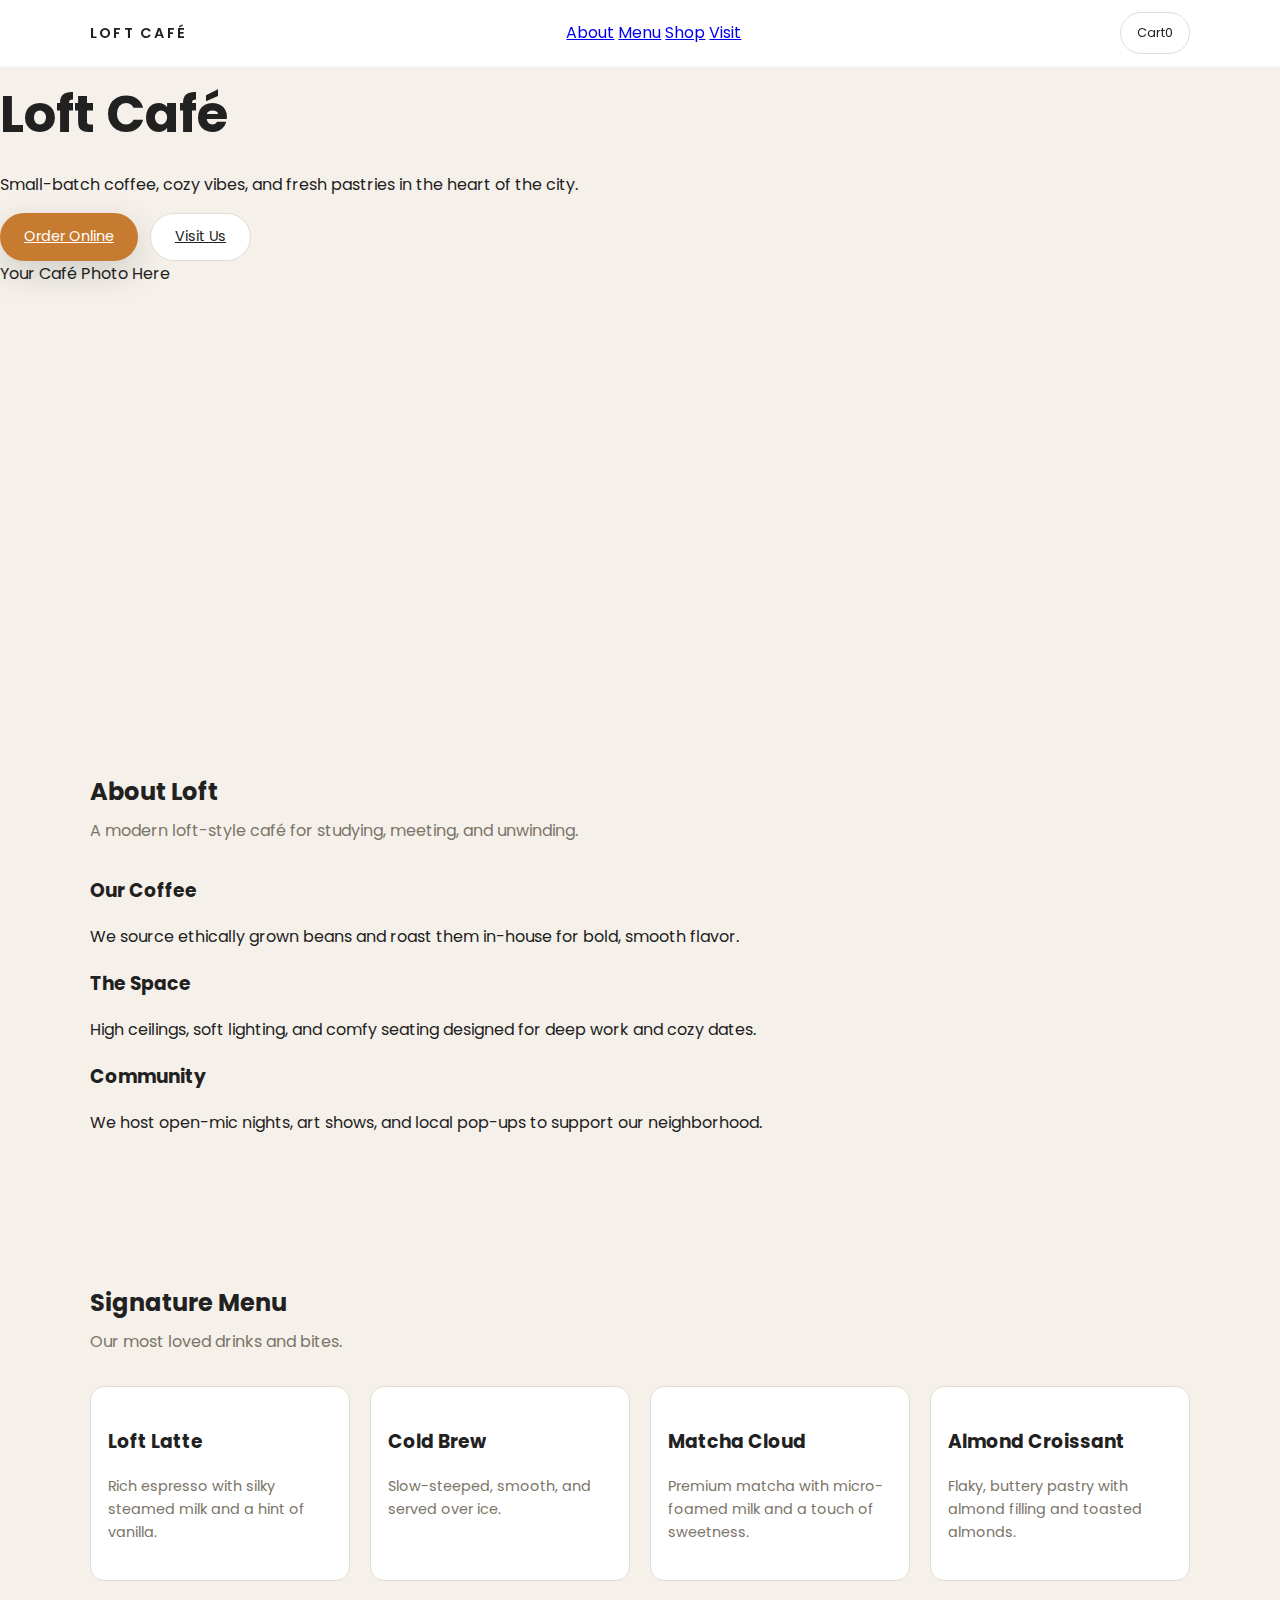
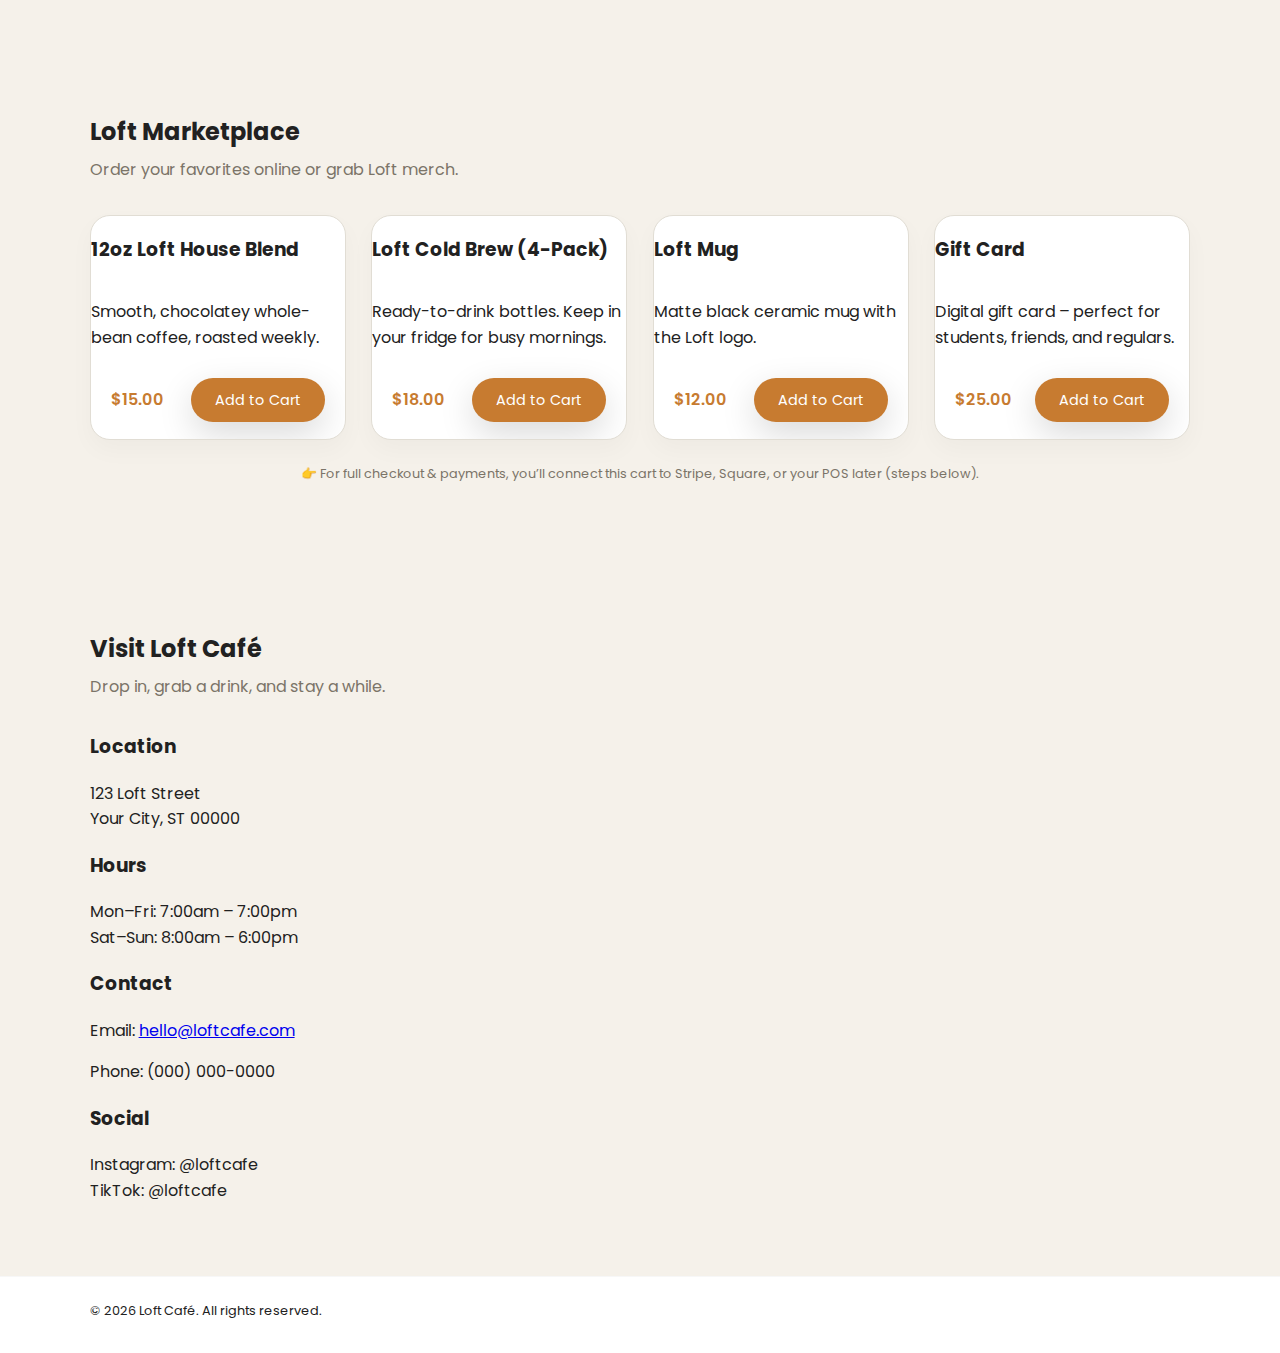
<file: index.html>
<!DOCTYPE html>
<html lang="en">
<head>
  <meta charset="UTF-8" />
  <meta name="viewport" content="width=device-width, initial-scale=1.0" />
  <title>Loft Café</title>
  <link rel="stylesheet" href="styles.css" />
  <link rel="preconnect" href="https://fonts.googleapis.com">
  <link rel="preconnect" href="https://fonts.gstatic.com" crossorigin>
  <link href="https://fonts.googleapis.com/css2?family=Poppins:wght@300;400;600&display=swap" rel="stylesheet">
</head>
<body>
  <header class="navbar">
    <div class="logo">Loft Café</div>
    <nav>
      <a href="#about">About</a>
      <a href="#menu">Menu</a>
      <a href="#shop">Shop</a>
      <a href="#visit">Visit</a>
    </nav>
    <button id="cart-toggle" class="btn-outline">
      Cart <span id="cart-count">0</span>
    </button>
  </header>

  <section class="hero">
    <div class="hero-text">
      <h1>Loft Café</h1>
      <p>Small-batch coffee, cozy vibes, and fresh pastries in the heart of the city.</p>
      <div class="hero-actions">
        <a href="#shop" class="btn-primary">Order Online</a>
        <a href="#visit" class="btn-secondary">Visit Us</a>
      </div>
    </div>
    <div class="hero-image">
      <!-- Replace with your café photo later -->
      <div class="hero-placeholder">Your Café Photo Here</div>
    </div>
  </section>

  <section id="about" class="section">
    <div class="section-header">
      <h2>About Loft</h2>
      <p>A modern loft-style café for studying, meeting, and unwinding.</p>
    </div>
    <div class="about-grid">
      <div class="card">
        <h3>Our Coffee</h3>
        <p>We source ethically grown beans and roast them in-house for bold, smooth flavor.</p>
      </div>
      <div class="card">
        <h3>The Space</h3>
        <p>High ceilings, soft lighting, and comfy seating designed for deep work and cozy dates.</p>
      </div>
      <div class="card">
        <h3>Community</h3>
        <p>We host open-mic nights, art shows, and local pop-ups to support our neighborhood.</p>
      </div>
    </div>
  </section>

  <section id="menu" class="section section-alt">
    <div class="section-header">
      <h2>Signature Menu</h2>
      <p>Our most loved drinks and bites.</p>
    </div>
    <div class="menu-grid">
      <div class="menu-item">
        <h3>Loft Latte</h3>
        <p>Rich espresso with silky steamed milk and a hint of vanilla.</p>
      </div>
      <div class="menu-item">
        <h3>Cold Brew</h3>
        <p>Slow-steeped, smooth, and served over ice.</p>
      </div>
      <div class="menu-item">
        <h3>Matcha Cloud</h3>
        <p>Premium matcha with micro-foamed milk and a touch of sweetness.</p>
      </div>
      <div class="menu-item">
        <h3>Almond Croissant</h3>
        <p>Flaky, buttery pastry with almond filling and toasted almonds.</p>
      </div>
    </div>
  </section>

  <!-- SHOP / MARKETPLACE -->
  <section id="shop" class="section">
    <div class="section-header">
      <h2>Loft Marketplace</h2>
      <p>Order your favorites online or grab Loft merch.</p>
    </div>

    <div class="shop-grid">
      <!-- Product 1 -->
      <div class="product-card">
        <h3>12oz Loft House Blend</h3>
        <p>Smooth, chocolatey whole-bean coffee, roasted weekly.</p>
        <div class="product-footer">
          <span class="price">$15.00</span>
          <button
            class="btn-primary btn-add"
            data-id="house-blend"
            data-name="Loft House Blend 12oz"
            data-price="15.00"
          >
            Add to Cart
          </button>
        </div>
      </div>

      <!-- Product 2 -->
      <div class="product-card">
        <h3>Loft Cold Brew (4-Pack)</h3>
        <p>Ready-to-drink bottles. Keep in your fridge for busy mornings.</p>
        <div class="product-footer">
          <span class="price">$18.00</span>
          <button
            class="btn-primary btn-add"
            data-id="coldbrew-4pk"
            data-name="Cold Brew 4-Pack"
            data-price="18.00"
          >
            Add to Cart
          </button>
        </div>
      </div>

      <!-- Product 3 -->
      <div class="product-card">
        <h3>Loft Mug</h3>
        <p>Matte black ceramic mug with the Loft logo.</p>
        <div class="product-footer">
          <span class="price">$12.00</span>
          <button
            class="btn-primary btn-add"
            data-id="loft-mug"
            data-name="Loft Mug"
            data-price="12.00"
          >
            Add to Cart
          </button>
        </div>
      </div>

      <!-- Product 4 -->
      <div class="product-card">
        <h3>Gift Card</h3>
        <p>Digital gift card – perfect for students, friends, and regulars.</p>
        <div class="product-footer">
          <span class="price">$25.00</span>
          <button
            class="btn-primary btn-add"
            data-id="gift-card-25"
            data-name="$25 Gift Card"
            data-price="25.00"
          >
            Add to Cart
          </button>
        </div>
      </div>
    </div>

    <p class="hint">
      👉 For full checkout & payments, you’ll connect this cart to Stripe, Square, or your POS later (steps below).
    </p>
  </section>

  <section id="visit" class="section section-alt">
    <div class="section-header">
      <h2>Visit Loft Café</h2>
      <p>Drop in, grab a drink, and stay a while.</p>
    </div>
    <div class="visit-grid">
      <div>
        <h3>Location</h3>
        <p>123 Loft Street<br />Your City, ST 00000</p>
        <h3>Hours</h3>
        <p>
          Mon–Fri: 7:00am – 7:00pm<br />
          Sat–Sun: 8:00am – 6:00pm
        </p>
      </div>
      <div>
        <h3>Contact</h3>
        <p>Email: <a href="mailto:hello@loftcafe.com">hello@loftcafe.com</a></p>
        <p>Phone: (000) 000-0000</p>
        <h3>Social</h3>
        <p>
          Instagram: @loftcafe<br />
          TikTok: @loftcafe
        </p>
      </div>
    </div>
  </section>

  <footer class="footer">
    <span>© <span id="year"></span> Loft Café. All rights reserved.</span>
  </footer>

  <!-- CART PANEL -->
  <aside id="cart-panel" class="cart-panel">
    <div class="cart-header">
      <h2>Your Cart</h2>
      <button id="cart-close" class="btn-icon">&times;</button>
    </div>
    <div id="cart-items" class="cart-items"></div>
    <div class="cart-footer">
      <div class="cart-total">
        Total: <span id="cart-total">$0.00</span>
      </div>
      <!-- TODO: connect this button to real checkout -->
      <button id="checkout-btn" class="btn-primary btn-full">
        Checkout
      </button>
      <p class="cart-note">
        For now, this could send an email order or link to your payment page.
      </p>
    </div>
  </aside>

  <div id="cart-backdrop" class="cart-backdrop"></div>

  <script src="script.js"></script>
</body>
</html>
</file>
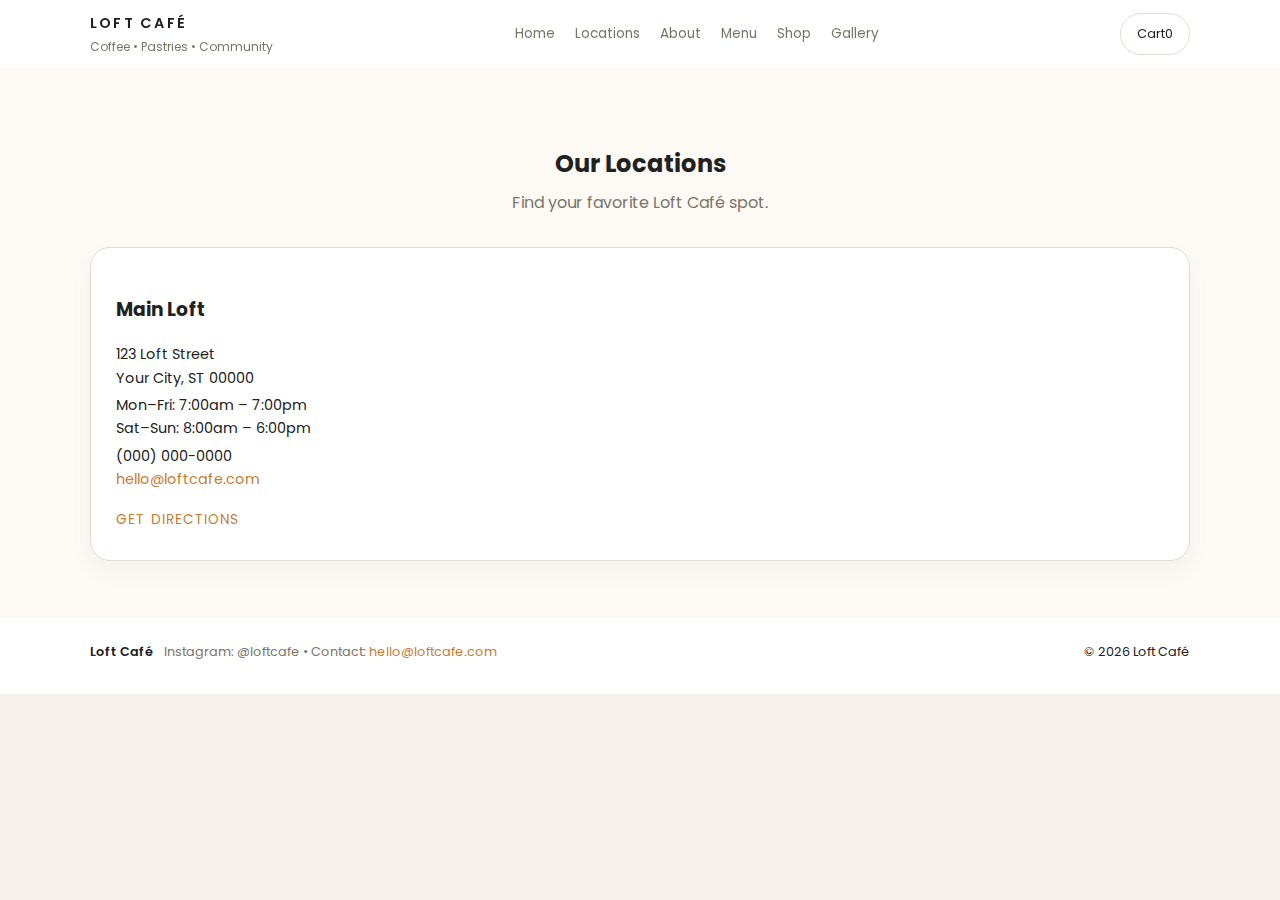
<file: locations.html>
<!DOCTYPE html>
<html lang="en">
<head>
  <meta charset="UTF-8" />
  <meta name="viewport" content="width=device-width, initial-scale=1.0" />
  <title>Loft Café — Locations</title>
  <link rel="stylesheet" href="styles.css" />
  <link rel="preconnect" href="https://fonts.googleapis.com">
  <link rel="preconnect" href="https://fonts.gstatic.com" crossorigin>
  <link href="https://fonts.googleapis.com/css2?family=Poppins:wght@300;400;600&display=swap" rel="stylesheet">
</head>
<body>
  <!-- NAVBAR (same as index.html) -->
  <header class="navbar">
    <div class="nav-left">
      <div class="logo">Loft Café</div>
      <span class="nav-tagline">Coffee • Pastries • Community</span>
    </div>

    <nav class="nav-links">
      <a href="index.html">Home</a>
      <a href="locations.html">Locations</a>
      <a href="about.html">About</a>
      <a href="menu.html">Menu</a>
      <a href="shop.html">Shop</a>
      <a href="gallery.html">Gallery</a>
    </nav>

    <button id="cart-toggle" class="btn-outline">
      Cart <span id="cart-count">0</span>
    </button>
  </header>

  <!-- MAIN CONTENT: LOCATIONS PAGE -->
  <main>
    <section class="section section-light">
      <div class="section-header center">
        <h2>Our Locations</h2>
        <p>Find your favorite Loft Café spot.</p>
      </div>

      <div class="locations-grid">
        <!-- Location 1 -->
        <div class="location-card">
          <h3>Main Loft</h3>
          <p class="location-address">
            123 Loft Street<br />
            Your City, ST 00000
          </p>
          <p class="location-hours">
            Mon–Fri: 7:00am – 7:00pm<br />
            Sat–Sun: 8:00am – 6:00pm
          </p>
          <p class="location-contact">
            (000) 000-0000<br />
            <a href="mailto:hello@loftcafe.com">hello@loftcafe.com</a>
          </p>
          <a class="location-link" href="#" target="_blank" rel="noopener">
            Get Directions
          </a>
        </div>

        <!-- Location 2 (optional – delete if you have only one) -->
        <!--
        <div class="location-card">
          <h3>Loft Café — West Side</h3>
          <p class="location-address">
            456 Market Avenue<br />
            Your City, ST 00000
          </p>
          <p class="location-hours">
            Daily: 8:00am – 6:00pm
          </p>
          <p class="location-contact">
            (000) 000-1111<br />
            <a href="mailto:west@loftcafe.com">west@loftcafe.com</a>
          </p>
          <a class="location-link" href="#" target="_blank" rel="noopener">
            Get Directions
          </a>
        </div>
        -->
      </div>
    </section>
  </main>

  <!-- FOOTER (same as index.html) -->
  <footer class="footer">
    <div class="footer-inner">
      <div class="footer-left">
        <span class="footer-brand">Loft Café</span>
        <span class="footer-text">Instagram: @loftcafe • Contact: <a href="mailto:hello@loftcafe.com">hello@loftcafe.com</a></span>
      </div>
      <div class="footer-right">
        <span>© <span id="year"></span> Loft Café</span>
      </div>
    </div>
  </footer>

  <!-- CART PANEL (same as index.html) -->
  <aside id="cart-panel" class="cart-panel">
    <div class="cart-header">
      <h2>Your Cart</h2>
      <button id="cart-close" class="btn-icon">&times;</button>
    </div>
    <div id="cart-items" class="cart-items"></div>
    <div class="cart-footer">
      <div class="cart-total">
        Total: <span id="cart-total">$0.00</span>
      </div>
      <button id="checkout-btn" class="btn-primary btn-full">
        Checkout
      </button>
      <p class="cart-note">
        This will open an email draft with your order details for now.
      </p>
    </div>
  </aside>

  <div id="cart-backdrop" class="cart-backdrop"></div>

  <script src="script.js"></script>
</body>
</html>
</file>
<file: styles.css>
:root {
  --bg: #f5f1ea;
  --bg-alt: #ffffff;
  --border-subtle: #e1ddd4;
  --text-main: #212121;
  --text-muted: #7b7468;
  --accent: #c77b30;
  --accent-soft: rgba(199, 123, 48, 0.12);
  --shadow-soft: 0 12px 35px rgba(0, 0, 0, 0.15);
  --radius-lg: 1.25rem;
  --radius-md: 0.9rem;
}

*,
*::before,
*::after {
  box-sizing: border-box;
}

body {
  margin: 0;
  font-family: "Poppins", system-ui, -apple-system, BlinkMacSystemFont, sans-serif;
  background: var(--bg);
  color: var(--text-main);
  line-height: 1.6;
}

/* NAVBAR */
.navbar {
  position: sticky;
  top: 0;
  z-index: 100;
  display: flex;
  align-items: center;
  justify-content: space-between;
  gap: 1.5rem;
  padding: 0.75rem 7vw;
  background: rgba(255, 255, 255, 0.96);
  border-bottom: 1px solid rgba(0, 0, 0, 0.03);
  backdrop-filter: blur(18px);
}

.nav-left {
  display: flex;
  flex-direction: column;
  gap: 0.1rem;
}

.logo {
  font-weight: 600;
  letter-spacing: 0.16em;
  text-transform: uppercase;
  font-size: 0.9rem;
}

.nav-tagline {
  font-size: 0.75rem;
  color: var(--text-muted);
}

.nav-links {
  display: flex;
  gap: 1.25rem;
  font-size: 0.85rem;
}

.nav-links a {
  color: var(--text-muted);
  text-decoration: none;
  position: relative;
}

.nav-links a::after {
  content: "";
  position: absolute;
  left: 0;
  bottom: -0.2rem;
  width: 0;
  height: 2px;
  background: var(--accent);
  transition: width 0.2s ease;
}

.nav-links a:hover {
  color: var(--text-main);
}

.nav-links a:hover::after {
  width: 100%;
}

/* BUTTONS */
.btn-primary,
.btn-secondary,
.btn-outline,
.btn-full {
  font-family: inherit;
  border-radius: 999px;
  border: none;
  padding: 0.7rem 1.5rem;
  font-size: 0.9rem;
  cursor: pointer;
  display: inline-flex;
  align-items: center;
  justify-content: center;
  transition: background 0.15s ease, box-shadow 0.15s ease, transform 0.15s ease,
    color 0.15s ease, border-color 0.15s ease;
}

.btn-primary {
  background: var(--accent);
  color: #fff;
  box-shadow: var(--shadow-soft);
}

.btn-primary:hover {
  background: #b06727;
  transform: translateY(-1px);
}

.btn-secondary {
  background: #fff;
  border: 1px solid var(--border-subtle);
  color: var(--text-main);
}

.btn-secondary:hover {
  background: #f1ebe1;
}

.btn-outline {
  background: transparent;
  border: 1px solid var(--border-subtle);
  color: var(--text-main);
  font-size: 0.8rem;
  padding-inline: 1rem;
}

.btn-outline:hover {
  background: #f1ebe1;
}

.btn-full {
  width: 100%;
}

.btn-icon {
  border: none;
  background: transparent;
  color: var(--text-main);
  font-size: 1.4rem;
  cursor: pointer;
}

/* HERO */
.hero {
  position: relative;
  height: 70vh;
  min-height: 480px;
  max-height: 720px;
  overflow: hidden;
}

.hero-img {
  width: 100%;
  height: 100%;
  object-fit: cover;
  display: block;
}

.hero-overlay {
  position: absolute;
  inset: 0;
  background: linear-gradient(
    90deg,
    rgba(0, 0, 0, 0.6) 0%,
    rgba(0, 0, 0, 0.35) 40%,
    rgba(0, 0, 0, 0) 100%
  );
}

.hero-content {
  position: absolute;
  inset: 0;
  padding: 0 7vw;
  display: flex;
  flex-direction: column;
  justify-content: center;
  max-width: 520px;
  color: #fff;
}

.hero-eyebrow {
  font-size: 0.8rem;
  letter-spacing: 0.18em;
  text-transform: uppercase;
  opacity: 0.8;
}

.hero h1 {
  font-size: clamp(2.4rem, 4vw, 3.2rem);
  margin: 0.4rem 0;
}

.hero-subtitle {
  font-size: 0.98rem;
  max-width: 420px;
  opacity: 0.95;
}

.hero-meta {
  display: flex;
  flex-direction: column;
  gap: 0.25rem;
  margin: 1rem 0 1.5rem;
  font-size: 0.85rem;
  opacity: 0.9;
}

.hero-actions {
  display: flex;
  flex-wrap: wrap;
  gap: 0.75rem;
}

/* SECTIONS */
.section {
  padding: 3.5rem 7vw;
}

.section-light {
  background: #fdfaf5;
}

.section-border {
  background: #ffffff;
  border-top: 1px solid rgba(0, 0, 0, 0.03);
  border-bottom: 1px solid rgba(0, 0, 0, 0.03);
}

.section-header {
  margin-bottom: 2rem;
}

.section-header.center {
  text-align: center;
}

.section-header h2 {
  margin-bottom: 0.4rem;
}

.section-header p {
  margin-top: 0;
  color: var(--text-muted);
}

/* LOCATIONS */
.locations-grid {
  display: grid;
  grid-template-columns: repeat(auto-fit, minmax(260px, 1fr));
  gap: 1.5rem;
}

.location-card {
  background: #fff;
  border-radius: var(--radius-lg);
  padding: 1.75rem 1.6rem;
  border: 1px solid var(--border-subtle);
  box-shadow: 0 10px 25px rgba(0, 0, 0, 0.04);
}

.location-address,
.location-hours,
.location-contact {
  margin: 0.3rem 0;
  font-size: 0.9rem;
}

.location-contact a {
  color: var(--accent);
  text-decoration: none;
}

.location-contact a:hover {
  text-decoration: underline;
}

.location-link {
  margin-top: 0.8rem;
  display: inline-block;
  font-size: 0.85rem;
  color: var(--accent);
  text-decoration: none;
  letter-spacing: 0.08em;
  text-transform: uppercase;
}

.location-link:hover {
  text-decoration: underline;
}

/* ABOUT */
.about-layout {
  display: grid;
  grid-template-columns: minmax(0, 1.2fr) minmax(0, 1fr);
  gap: 2rem;
  align-items: center;
}

.about-text p {
  margin-top: 0;
  color: var(--text-muted);
}

.about-photo-wrap {
  justify-self: end;
}

.about-photo {
  width: 100%;
  max-width: 360px;
  border-radius: var(--radius-lg);
  box-shadow: var(--shadow-soft);
  object-fit: cover;
}

/* MENU */
.menu-grid {
  display: grid;
  grid-template-columns: repeat(auto-fit, minmax(220px, 1fr));
  gap: 1.2rem;
}

.menu-item {
  background: #fff;
  border-radius: var(--radius-md);
  padding: 1.3rem 1.1rem;
  border: 1px solid var(--border-subtle);
}

.menu-item p {
  font-size: 0.9rem;
  color: var(--text-muted);
}

/* SHOP */
.shop-grid {
  display: grid;
  grid-template-columns: repeat(auto-fit, minmax(230px, 1fr));
  gap: 1.6rem;
}

.product-card {
  background: #fff;
  border-radius: var(--radius-lg);
  border: 1px solid var(--border-subtle);
  overflow: hidden;
  display: flex;
  flex-direction: column;
  box-shadow: 0 10px 25px rgba(0, 0, 0, 0.03);
}

.product-img {
  width: 100%;
  height: 180px;
  object-fit: cover;
  display: block;
}

.product-body {
  padding: 1rem 1.25rem 0.5rem;
}

.product-body p {
  font-size: 0.9rem;
  color: var(--text-muted);
}

.product-footer {
  padding: 0.75rem 1.25rem 1.1rem;
  display: flex;
  justify-content: space-between;
  align-items: center;
}

.price {
  font-weight: 600;
  color: var(--accent);
}

.hint {
  margin-top: 1.5rem;
  font-size: 0.8rem;
  color: var(--text-muted);
  text-align: center;
}

/* GALLERY */
.gallery-grid {
  display: grid;
  grid-template-columns: repeat(auto-fit, minmax(180px, 1fr));
  gap: 1rem;
}

.gallery-grid img {
  width: 100%;
  height: 200px;
  object-fit: cover;
  border-radius: var(--radius-md);
  box-shadow: 0 10px 24px rgba(0, 0, 0, 0.08);
}

/* FOOTER */
.footer {
  padding: 1.5rem 7vw 2rem;
  background: #ffffff;
  border-top: 1px solid rgba(0, 0, 0, 0.03);
  font-size: 0.8rem;
}

.footer-inner {
  display: flex;
  justify-content: space-between;
  align-items: center;
  gap: 1rem;
  flex-wrap: wrap;
}

.footer-brand {
  font-weight: 600;
  margin-right: 0.5rem;
}

.footer-text {
  color: var(--text-muted);
}

.footer-text a {
  color: var(--accent);
  text-decoration: none;
}

.footer-text a:hover {
  text-decoration: underline;
}

/* CART PANEL (same logic as before, re-styled to match) */
.cart-panel {
  position: fixed;
  top: 0;
  right: -380px;
  width: 340px;
  max-width: 90vw;
  height: 100%;
  background: #fff;
  box-shadow: -10px 0 30px rgba(0, 0, 0, 0.2);
  z-index: 200;
  display: flex;
  flex-direction: column;
  transition: right 0.25s ease;
  border-left: 1px solid var(--border-subtle);
}

.cart-panel.open {
  right: 0;
}

.cart-header {
  display: flex;
  justify-content: space-between;
  align-items: center;
  padding: 1rem 1.1rem;
  border-bottom: 1px solid var(--border-subtle);
}

.cart-items {
  flex: 1;
  overflow-y: auto;
  padding: 1rem 1.1rem;
}

.cart-item {
  display: flex;
  justify-content: space-between;
  align-items: center;
  margin-bottom: 0.8rem;
  font-size: 0.9rem;
}

.cart-item-main {
  display: flex;
  flex-direction: column;
}

.cart-item-name {
  font-weight: 500;
}

.cart-item-qty {
  font-size: 0.8rem;
  color: var(--text-muted);
}

.cart-item-actions {
  display: flex;
  flex-direction: column;
  align-items: flex-end;
  gap: 0.1rem;
}

.cart-item-price {
  font-size: 0.9rem;
}

.cart-remove {
  border: none;
  background: transparent;
  color: #c0392b;
  font-size: 0.75rem;
  cursor: pointer;
}

.cart-footer {
  padding: 1rem 1.1rem 1.3rem;
  border-top: 1px solid var(--border-subtle);
}

.cart-total {
  font-weight: 600;
  margin-bottom: 0.7rem;
}

.cart-note {
  font-size: 0.76rem;
  color: var(--text-muted);
  margin-top: 0.5rem;
}

/* BACKDROP */
.cart-backdrop {
  position: fixed;
  inset: 0;
  background: rgba(0, 0, 0, 0.55);
  opacity: 0;
  visibility: hidden;
  transition: opacity 0.25s ease;
  z-index: 150;
}

.cart-backdrop.show {
  opacity: 1;
  visibility: visible;
}

/* RESPONSIVE */
@media (max-width: 900px) {
  .navbar {
    padding-inline: 5vw;
  }

  .nav-links {
    display: none; /* keep it simple for now */
  }

  .hero-content {
    max-width: none;
  }

  .about-layout {
    grid-template-columns: 1fr;
  }

  .about-photo-wrap {
    justify-self: stretch;
  }
}

@media (max-width: 600px) {
  .hero {
    height: 60vh;
    min-height: 380px;
  }

  .hero-meta {
    font-size: 0.78rem;
  }
}
</file>
